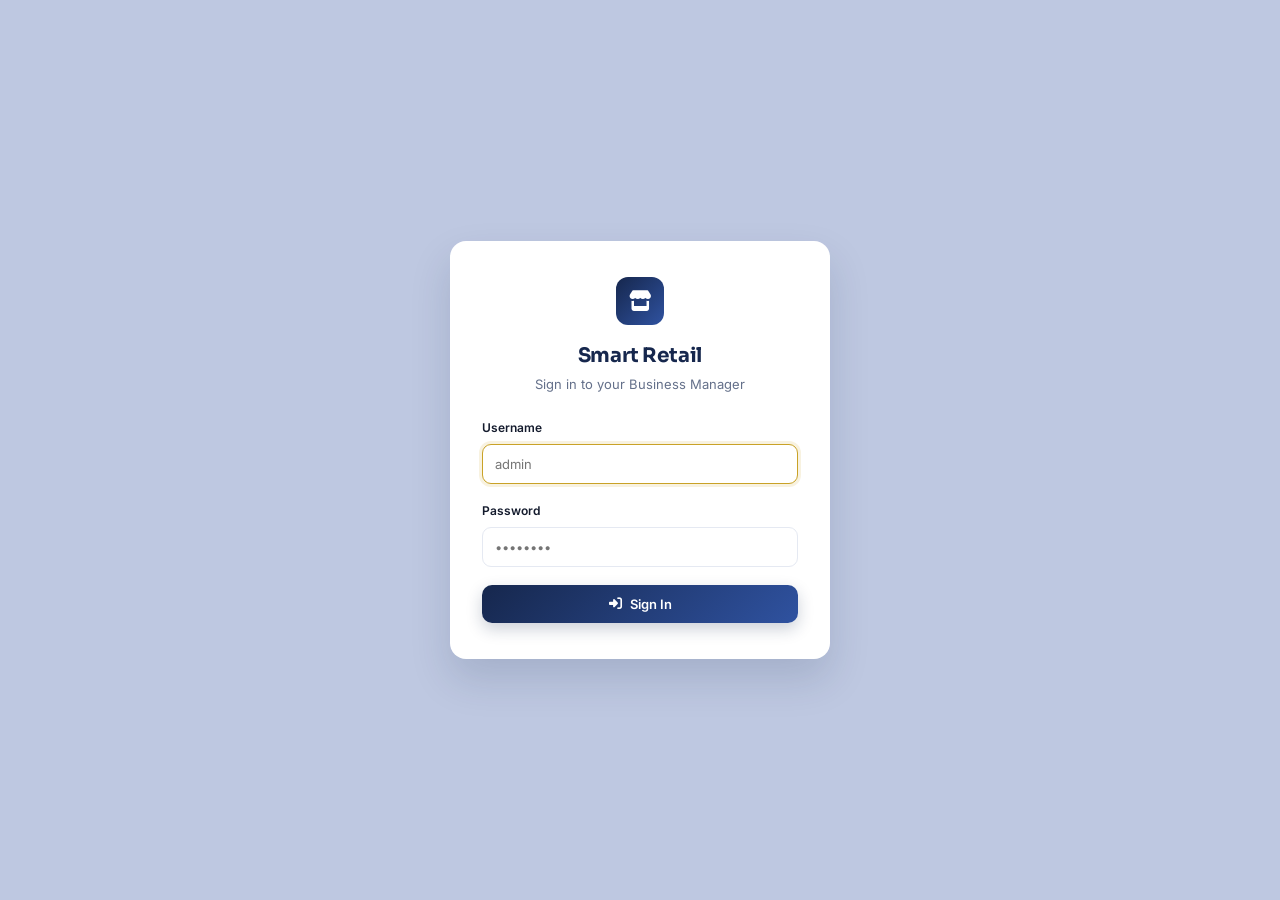
<file: index.html>
<!DOCTYPE html>
<html lang="en">
<head>
    <meta charset="UTF-8">
    <meta http-equiv="refresh" content="0; url=dashboard.html">
    <title>Smart Retail Business Manager</title>
</head>
<body>
    <p>Redirecting to <a href="dashboard.html">Dashboard</a>...</p>
    <script>window.location.replace("dashboard.html");</script>
</body>
</html>
</file>
<file: css/base.css>
/* ==========================================
   SMART RETAIL BUSINESS MANAGER
   Design system: deep navy + antique gold
   Display: Sora  |  Body: Inter  |  Data: JetBrains Mono
   ========================================== */

@import url('https://fonts.googleapis.com/css2?family=Sora:wght@500;600;700;800&family=Inter:wght@400;500;600;700&family=JetBrains+Mono:wght@500;600;700&display=swap');

:root {

    /* --- Brand --- */
    --primary: #16274D;
    --primary-dark: #0A1730;
    --primary-light: #EEF2FA;
    --primary-bright: #2F52A0;

    /* --- Signature accent (antique gold) --- */
    --accent: #C9A227;
    --accent-dark: #A9840F;
    --accent-light: #FBF3DA;

    /* --- Surfaces --- */
    --background: #bec8e1;
    
    --card: #FFFFFF;

    /* --- Text --- */
    --text: #141B2D;
    --text-light: #64708A;
    --text-faint: #99A2B8;

    /* --- Structure --- */
    --border: #E5E9F2;
    --border-soft: #EFF2F8;

    /* --- Status --- */
    --success: #1B9C6E;
    --success-light: #E4F7EF;
    --danger: #E2483F;
    --danger-light: #FCEAE8;
    --warning: #DA9A0B;
    --warning-light: #FBF1DA;
    --info: #2D6CDF;
    --info-light: #E9F0FE;

    /* --- Elevation --- */
    --shadow-sm: 0 1px 2px rgba(20, 27, 45, 0.04);
    --shadow: 0 8px 24px rgba(20, 27, 45, 0.06), 0 1px 2px rgba(20, 27, 45, 0.04);
    --shadow-lg: 0 20px 45px rgba(20, 27, 45, 0.12);
    --shadow-gold: 0 10px 25px rgba(201, 162, 39, 0.25);

    /* --- Radius --- */
    --r-sm: 8px;
    --r-md: 12px;
    --r-lg: 16px;
    --r-xl: 20px;

    /* legacy aliases kept for compatibility with older markup/JS references */
    --success: #1B9C6E;
    --green: #1B9C6E;
    --green-light: #E4F7EF;
    --red: #E2483F;
    --red-light: #FCEAE8;
    --orange: #DA9A0B;
    --orange-light: #FBF1DA;
    --blue: #2D6CDF;
    --blue-light: #E9F0FE;
    --shadow: 0 8px 24px rgba(20, 27, 45, 0.06), 0 1px 2px rgba(20, 27, 45, 0.04);

}

/* ==========================================
   RESET
   ========================================== */

* {
    margin: 0;
    padding: 0;
    box-sizing: border-box;
}

::selection {
    background: var(--accent-light);
    color: var(--primary-dark);
}

html {
    scroll-behavior: smooth;
}

body {

    font-family: 'Inter', Arial, Helvetica, sans-serif;
    font-size: 14px;
    line-height: 1.5;

    background:
        radial-gradient(circle at 0% 0%, #F8F5EA 0%, transparent 42%),
        var(--background);

    color: var(--text);

    -webkit-font-smoothing: antialiased;

}

h1, h2, h3 {
    font-family: 'Sora', 'Inter', sans-serif;
    letter-spacing: -0.01em;
    color: var(--primary);
}

/* numeric emphasis wherever big figures appear */
.stat-card h2,
.mini-card strong,
.report-card strong,
.profit-circle strong,
.profit-info strong,
.stock-number,
.break-number strong,
.break-result strong,
.total-box strong,
.grand-total strong,
td strong,
#page-title {
    font-family: 'JetBrains Mono', 'Sora', monospace;
    letter-spacing: -0.02em;
}

/* thin custom scrollbar */
::-webkit-scrollbar {
    width: 9px;
    height: 9px;
}
::-webkit-scrollbar-track {
    background: transparent;
}
::-webkit-scrollbar-thumb {
    background: #D3D9E6;
    border-radius: 10px;
}
::-webkit-scrollbar-thumb:hover {
    background: var(--accent);
}

:focus-visible {
    outline: 2px solid var(--accent);
    outline-offset: 2px;
    border-radius: 4px;
}
</file>
<file: css/layout.css>
/* ==========================================
   SIDEBAR
   ========================================== */

.sidebar {

    width: 262px;
    height: 100vh;

    position: fixed;
    left: 0;
    top: 0;

    background:
        linear-gradient(190deg, #0A1730 0%, #16274D 48%, #1C2F58 100%);

    color: white;

    padding: 26px 16px;

    display: flex;
    flex-direction: column;

    z-index: 1000;

    box-shadow: 6px 0 30px rgba(10, 23, 48, 0.18);

}

/* fine gold hairline down the outer edge — the sidebar's signature seam */
.sidebar::after {
    content: "";
    position: absolute;
    top: 0;
    right: 0;
    width: 1px;
    height: 100%;
    background: linear-gradient(180deg, transparent, rgba(201,162,39,0.55), transparent);
}


.logo {

    display: flex;
    align-items: center;
    gap: 13px;

    padding: 4px 8px 20px;
    margin-bottom: 18px;

    border-bottom: 1px solid rgba(255,255,255,0.09);

}


.logo-icon {

    width: 44px;
    height: 44px;

    border-radius: 12px;

    background: rgba(255,255,255,0.08);
    border: 1px solid rgba(201,162,39,0.55);

    display: flex;
    justify-content: center;
    align-items: center;

    font-size: 18px;
    color: var(--accent);

}


.logo h2 {

    font-family: 'Sora', sans-serif;
    font-size: 16.5px;
    font-weight: 700;
    color: #ffffff;
    letter-spacing: -0.01em;

}


.logo span {

    font-size: 10px;
    letter-spacing: 0.06em;
    text-transform: uppercase;
    color: var(--accent);

}


.menu-title {

    font-size: 10px;
    font-weight: 600;
    letter-spacing: 0.11em;
    text-transform: uppercase;

    color: #6E80AC;

    margin: 22px 12px 9px;

}


.nav-link {

    display: flex;
    align-items: center;
    gap: 13px;

    padding: 11px 14px;

    color: #C4CEE6;
    text-decoration: none;

    border-radius: 10px;
    border-left: 3px solid transparent;

    margin-bottom: 3px;

    transition: background 0.2s ease, color 0.2s ease, border-color 0.2s ease;

    font-size: 13.5px;
    font-weight: 500;

}


.nav-link i {
    width: 18px;
    font-size: 13px;
    text-align: center;
}


.nav-link:hover {

    background: rgba(255,255,255,0.06);
    color: white;

}

.nav-link.active {

    background: rgba(201,162,39,0.14);
    color: #ffffff;
    border-left: 3px solid var(--accent);

}

.nav-link.active i {
    color: var(--accent);
}


.sidebar-bottom {
    margin-top: auto;
}


.help-box {

    background: rgba(255,255,255,0.06);
    border: 1px solid rgba(201,162,39,0.22);

    padding: 14px;
    border-radius: 12px;

    display: flex;
    gap: 10px;

    margin-bottom: 16px;

}


.help-box > i {
    color: var(--accent);
    margin-top: 1px;
}


.help-box strong {
    font-size: 12px;
    color: #fff;
}


.help-box p {

    font-size: 10.5px;
    color: #A9B6D6;
    margin-top: 4px;
    line-height: 1.5;

}


.user-profile {

    display: flex;
    align-items: center;
    gap: 10px;

    border-top: 1px solid rgba(255,255,255,0.1);
    padding-top: 16px;

    cursor: pointer;

}


.avatar,
.header-avatar {

    width: 37px;
    height: 37px;

    border-radius: 50%;

    background: linear-gradient(145deg, var(--accent), #E7C158);
    color: var(--primary-dark);

    display: flex;
    justify-content: center;
    align-items: center;

    font-weight: 700;
    font-family: 'Sora', sans-serif;
    font-size: 14px;

    box-shadow: 0 3px 10px rgba(201,162,39,0.35);

}


.user-profile strong {
    font-size: 12.5px;
    display: block;
    color: #fff;
}


.user-profile small {
    color: #8494BB;
    font-size: 10.5px;
}


/* ==========================================
   MAIN
   ========================================== */

.main-content {
    margin-left: 262px;
    min-height: 100vh;
    padding: 0 32px 44px;
}


/* ==========================================
   HEADER
   ========================================== */

.top-header {

    height: 86px;

    display: flex;
    align-items: center;
    justify-content: space-between;

    border-bottom: 1px solid var(--border);
    margin-bottom: 28px;

}


.page-heading h1 {
    font-size: 24px;
    font-weight: 700;
}


.page-heading p {
    color: var(--text-light);
    font-size: 12.5px;
    margin-top: 4px;
}


.header-right {
    display: flex;
    align-items: center;
    gap: 14px;
}


.search-box {

    background: var(--card);
    border: 1px solid var(--border);
    border-radius: 10px;

    padding: 9px 13px;

    display: flex;
    align-items: center;
    gap: 9px;

    width: 230px;

    transition: border-color 0.2s ease, box-shadow 0.2s ease;

}

.search-box:focus-within {
    border-color: var(--accent);
    box-shadow: 0 0 0 3px rgba(201,162,39,0.12);
}


.search-box i {
    color: var(--text-faint);
    font-size: 12.5px;
}


.search-box input {
    border: none;
    outline: none;
    width: 100%;
    font-family: inherit;
    font-size: 13px;
    background: transparent;
}


.notification-btn {

    border: 1px solid var(--border);
    background: var(--card);

    width: 38px;
    height: 38px;

    border-radius: 10px;

    position: relative;

    cursor: pointer;
    color: var(--text-light);

    transition: border-color 0.2s ease, color 0.2s ease;

}

.notification-btn:hover {
    border-color: var(--accent);
    color: var(--primary);
}


.notification-btn span {

    position: absolute;
    top: -5px;
    right: -5px;

    background: var(--danger);
    color: white;

    font-size: 9px;
    font-weight: 700;

    width: 16px;
    height: 16px;

    border-radius: 50%;

    display: flex;
    justify-content: center;
    align-items: center;

    box-shadow: 0 0 0 2px var(--background);

}


.mobile-menu {
    display: none;
}


/* ==========================================
   PAGES
   ========================================== */

/* Each HTML file now only contains its own single page,
   so it should always be visible (no more show/hide toggling
   between pages like the old single-page version). */
.page {
    display: block;
    animation: pageFade 0.35s ease;
}

@keyframes pageFade {
    from { opacity: 0; transform: translateY(6px); }
    to   { opacity: 1; transform: translateY(0); }
}


.welcome-section,
.section-header {

    display: flex;
    justify-content: space-between;
    align-items: center;

    margin-bottom: 26px;

}


.welcome-section h2,
.section-header h2 {
    font-size: 21px;
    font-weight: 700;
}


.welcome-section p,
.section-header p {
    color: var(--text-light);
    font-size: 12.5px;
    margin-top: 5px;
}



/* ==========================================
   RESPONSIVE
   ========================================== */

@media(max-width:1100px) {

    .stats-grid { grid-template-columns: repeat(2,1fr); }
    .category-grid { grid-template-columns: repeat(2,1fr); }
    .supplier-grid { grid-template-columns: repeat(2,1fr); }
    .report-cards { grid-template-columns: repeat(2,1fr); }

}


@media(max-width:850px) {

    .sidebar {
        transform: translateX(-100%);
        transition: transform 0.3s ease;
    }

    .sidebar.mobile-open {
        transform: translateX(0);
    }

    .main-content {
        margin-left: 0;
        padding: 0 18px 30px;
    }

    .mobile-menu {
        display: block;
        font-size: 19px;
        margin-right: 15px;
        color: var(--primary);
        cursor: pointer;
    }

    .top-header {
        justify-content: flex-start;
    }

    .header-right {
        margin-left: auto;
    }

    .search-box {
        display: none;
    }

    .dashboard-grid,
    .transaction-layout {
        grid-template-columns: 1fr;
    }

    .settings-layout {
        grid-template-columns: 1fr;
    }

    .break-form {
        grid-template-columns: 1fr;
    }

}


@media(max-width:600px) {

    .stats-grid,
    .summary-grid,
    .category-grid,
    .supplier-grid,
    .report-cards {
        grid-template-columns: 1fr;
    }

    .welcome-section,
    .section-header {
        align-items: flex-start;
        gap: 15px;
        flex-direction: column;
    }

    .form-row {
        grid-template-columns: 1fr;
    }

    .top-header {
        height: 76px;
    }

    .page-heading h1 {
        font-size: 19px;
    }

}

@media (prefers-reduced-motion: reduce) {
    *, *::before, *::after {
        animation-duration: 0.001ms !important;
        transition-duration: 0.001ms !important;
    }
}
</file>
<file: css/components.css>
/* ==========================================
   BUTTONS
   ========================================== */

.primary-btn {

    background: linear-gradient(135deg, var(--primary), var(--primary-bright));
    color: white;

    border: none;
    padding: 11px 18px;

    border-radius: 10px;

    cursor: pointer;
    font-weight: 600;
    font-size: 13px;
    font-family: 'Inter', sans-serif;

    display: inline-flex;
    align-items: center;
    gap: 8px;

    transition: transform 0.2s ease, box-shadow 0.2s ease, background 0.2s ease;

    box-shadow: 0 6px 16px rgba(22,39,77,0.22);

}


.primary-btn:hover {
    transform: translateY(-2px);
    box-shadow: 0 10px 22px rgba(22,39,77,0.3);
}

.primary-btn:active {
    transform: translateY(0);
}


.outline-btn {

    background: var(--card);
    color: var(--primary);

    border: 1px solid var(--border);
    padding: 10px 16px;

    border-radius: 9px;
    cursor: pointer;
    font-weight: 600;
    font-size: 13px;
    font-family: 'Inter', sans-serif;

    transition: border-color 0.2s ease, color 0.2s ease, background 0.2s ease;

}

.outline-btn:hover {
    border-color: var(--accent);
    color: var(--accent-dark);
    background: var(--accent-light);
}


.text-btn {

    border: none;
    background: transparent;
    color: var(--primary-bright);
    cursor: pointer;
    font-weight: 600;
    font-size: 12.5px;
    transition: color 0.2s ease;

}

.text-btn:hover {
    color: var(--accent-dark);
}


.full-btn {
    width: 100%;
    justify-content: center;
}



/* ==========================================
   STAT CARDS
   ========================================== */

.stats-grid {
    display: grid;
    grid-template-columns: repeat(4, 1fr);
    gap: 18px;
    margin-bottom: 22px;
}


.stat-card {

    background: var(--card);
    border: 1px solid var(--border);
    border-radius: var(--r-lg);

    padding: 21px;

    display: flex;
    gap: 15px;
    align-items: center;

    box-shadow: var(--shadow);

    position: relative;
    overflow: hidden;

    transition: transform 0.25s ease, box-shadow 0.25s ease;

}

.stat-card::before {
    content: "";
    position: absolute;
    left: 0; top: 0; bottom: 0;
    width: 3px;
    background: var(--accent);
    opacity: 0;
    transition: opacity 0.25s ease;
}

.stat-card:hover {
    transform: translateY(-3px);
    box-shadow: var(--shadow-lg);
}

.stat-card:hover::before {
    opacity: 1;
}


.stat-icon {

    width: 48px;
    height: 48px;

    border-radius: 12px;

    display: flex;
    align-items: center;
    justify-content: center;

    font-size: 18px;
    flex-shrink: 0;

}


.stat-icon.purple {
    background: var(--primary-light);
    color: var(--primary);
}


.stat-icon.green {
    background: var(--success-light);
    color: var(--success);
}


.stat-icon.blue {
    background: var(--info-light);
    color: var(--info);
}


.stat-icon.orange {
    background: var(--accent-light);
    color: var(--accent-dark);
}


.stat-card span {
    font-size: 11.5px;
    color: var(--text-light);
    font-weight: 500;
}


.stat-card h2 {
    font-size: 21px;
    font-weight: 700;
    margin: 5px 0;
    color: var(--text);
}


.stat-card small {
    font-size: 10.5px;
    color: var(--text-faint);
    font-family: 'Inter', sans-serif;
}


.positive {
    color: var(--success) !important;
}


.danger {
    color: var(--danger) !important;
}



/* ==========================================
   TABLE
   ========================================== */

.table-card {

    background: var(--card);
    border: 1px solid var(--border);
    border-radius: var(--r-lg);

    padding: 24px;
    margin-top: 20px;

    box-shadow: var(--shadow);

}


.table-top {

    display: flex;
    justify-content: space-between;
    align-items: center;

    margin-bottom: 19px;

}


.table-top h3 {
    font-size: 15.5px;
    font-weight: 700;
}


.table-search {

    border: 1px solid var(--border);
    padding: 8px 11px;
    border-radius: 9px;

    display: flex;
    align-items: center;
    gap: 8px;

    transition: border-color 0.2s ease;

}

.table-search:focus-within {
    border-color: var(--accent);
}


.table-search i {
    color: var(--text-faint);
    font-size: 12px;
}


.table-search input {
    border: none;
    outline: none;
    font-family: inherit;
    font-size: 12.5px;
    background: transparent;
}


.table-wrapper {
    overflow-x: auto;
}


table {
    width: 100%;
    border-collapse: collapse;
}


th {

    background: var(--primary-light);
    color: var(--primary);

    text-align: left;
    font-size: 10.5px;
    font-weight: 700;
    letter-spacing: 0.04em;
    text-transform: uppercase;

    padding: 13px 14px;

}

th:first-child { border-radius: 8px 0 0 8px; }
th:last-child { border-radius: 0 8px 8px 0; }


td {
    padding: 14px;
    border-bottom: 1px solid var(--border-soft);
    font-size: 12.5px;
    color: var(--text);
}


tr:last-child td {
    border-bottom: none;
}


tr:hover td {
    background: #FAFBFD;
}


.status {

    display: inline-block;
    padding: 5px 10px;
    border-radius: 20px;
    font-size: 10px;
    font-weight: 700;
    letter-spacing: 0.02em;

}


.status.good {
    background: var(--success-light);
    color: var(--success);
}


.status.low {
    background: var(--danger-light);
    color: var(--danger);
}


.action-btn {

    border: none;
    background: var(--danger-light);
    color: var(--danger);

    width: 30px;
    height: 30px;

    border-radius: 8px;
    cursor: pointer;

    transition: background 0.2s ease, transform 0.2s ease;

}

.action-btn:hover {
    background: var(--danger);
    color: white;
    transform: translateY(-1px);
}


/* ==========================================
   FORM
   ========================================== */

.transaction-layout {
    display: grid;
    grid-template-columns: 2fr 1fr;
    gap: 20px;
}


.form-card,
.info-card,
.sale-help {

    background: var(--card);
    border: 1px solid var(--border);
    border-radius: var(--r-lg);

    padding: 26px;

    box-shadow: var(--shadow);

}


.form-card h3 {
    margin-bottom: 22px;
    font-size: 16px;
    font-weight: 700;
}


.form-group {
    margin-bottom: 18px;
}


.form-group label {

    display: block;
    font-size: 12px;
    font-weight: 600;
    color: var(--text);
    margin-bottom: 7px;

}


.form-group input,
.form-group select,
.form-group textarea {

    width: 100%;
    padding: 11px 12px;

    border: 1px solid var(--border);
    border-radius: 9px;

    outline: none;
    font-family: inherit;
    font-size: 13px;
    color: var(--text);

    background: var(--card);

    transition: border-color 0.2s ease, box-shadow 0.2s ease;

}


.form-group input:focus,
.form-group select:focus,
.form-group textarea:focus {

    border-color: var(--accent);

    box-shadow: 0 0 0 3px rgba(201,162,39,0.14);

}

.form-group textarea {
    resize: vertical;
    line-height: 1.5;
}


.form-row {
    display: grid;
    grid-template-columns: 1fr 1fr;
    gap: 15px;
}


.total-box {

    background: var(--primary-light);
    padding: 16px;
    border-radius: 11px;

    display: flex;
    justify-content: space-between;
    align-items: center;

    margin-bottom: 18px;

}


.total-box span {
    font-size: 12px;
    color: var(--text);
}


.total-box strong {
    color: var(--primary);
    font-size: 16px;
}



/* ==========================================
   MODAL
   ========================================== */

.modal {

    position: fixed;
    inset: 0;

    background: rgba(10, 16, 32, 0.55);
    backdrop-filter: blur(3px);

    display: none;
    justify-content: center;
    align-items: center;

    z-index: 2000;
    padding: 20px;

}


.modal.show {
    display: flex;
    animation: modalFade 0.2s ease;
}

@keyframes modalFade {
    from { opacity: 0; }
    to { opacity: 1; }
}


.modal-content {

    background: var(--card);
    width: 500px;
    max-width: 100%;

    border-radius: var(--r-xl);
    padding: 26px;

    box-shadow: 0 25px 70px rgba(6, 12, 28, 0.35);

    animation: modalRise 0.25s ease;

}

@keyframes modalRise {
    from { opacity: 0; transform: translateY(14px) scale(0.98); }
    to { opacity: 1; transform: translateY(0) scale(1); }
}


.small-modal {
    width: 400px;
}


.modal-header {

    display: flex;
    justify-content: space-between;
    align-items: flex-start;

    margin-bottom: 26px;

}


.modal-header h3 {
    font-size: 17.5px;
    font-weight: 700;
}


.modal-header p {
    color: var(--text-light);
    font-size: 11.5px;
    margin-top: 5px;
}


.close-modal {

    border: none;
    background: var(--primary-light);
    color: var(--primary);

    width: 32px;
    height: 32px;

    border-radius: 9px;
    font-size: 19px;
    line-height: 1;
    cursor: pointer;

    transition: background 0.2s ease, color 0.2s ease;

}

.close-modal:hover {
    background: var(--danger);
    color: white;
}


.modal-actions {

    display: flex;
    justify-content: flex-end;
    gap: 10px;
    margin-top: 22px;

}


/* ==========================================
   TOAST
   ========================================== */

.toast {

    position: fixed;
    right: 26px;
    bottom: 26px;

    background: var(--primary-dark);
    color: white;

    padding: 14px 20px;
    border-radius: 11px;

    font-size: 12.5px;
    font-weight: 500;

    z-index: 5000;

    box-shadow: 0 14px 34px rgba(10, 23, 48, 0.4);
    border-left: 3px solid var(--accent);

    animation: toastIn 0.3s ease;

}


@keyframes toastIn {
    from { transform: translateY(20px); opacity: 0; }
    to   { transform: translateY(0); opacity: 1; }
}
</file>
<file: css/dashboard.css>
/* ==========================================
   DASHBOARD GRID
   ========================================== */

.dashboard-grid {
    display: grid;
    grid-template-columns: 2fr 1fr;
    gap: 20px;
    margin-bottom: 20px;
}


.dashboard-card {

    background: var(--card);
    border: 1px solid var(--border);
    border-radius: var(--r-lg);

    padding: 24px;

    box-shadow: var(--shadow);

}


.card-header {

    display: flex;
    justify-content: space-between;
    align-items: center;

    margin-bottom: 22px;

}


.card-header h3 {
    font-size: 15.5px;
    font-weight: 700;
}


.card-header p {
    color: var(--text-light);
    font-size: 11px;
    margin-top: 4px;
}


.card-header select {

    border: 1px solid var(--border);
    background: var(--card);
    color: var(--text);

    padding: 8px 10px;
    border-radius: 8px;
    font-size: 12px;
    font-family: inherit;
    cursor: pointer;

}


/* ==========================================
   CHART
   ========================================== */

.chart-container {
    height: 250px;
}


.fake-chart {

    height: 100%;

    display: flex;
    align-items: end;

    padding: 20px 20px 30px;

    border-bottom: 1px solid var(--border);

}


.chart-bars {

    display: flex;
    align-items: end;
    justify-content: space-around;

    width: 100%;
    height: 90%;

}


.chart-bars div {

    width: 9%;

    background: linear-gradient(180deg, var(--primary-bright), var(--primary));

    border-radius: 7px 7px 0 0;

    position: relative;

    transition: opacity 0.2s ease, transform 0.2s ease;

}

.chart-bars div:hover {
    opacity: 0.85;
    transform: scaleY(1.02);
}

.chart-bars div:nth-child(6) {
    background: linear-gradient(180deg, var(--accent), var(--accent-dark));
}


.chart-bars span {

    position: absolute;
    top: 112%;
    left: 50%;
    transform: translateX(-50%);

    font-size: 10px;
    color: var(--text-light);
    font-family: 'Inter', sans-serif;

}


/* ==========================================
   PROFIT CIRCLE
   ========================================== */

.profit-circle {

    width: 168px;
    height: 168px;

    border-radius: 50%;

    margin: 12px auto 22px;

    background: conic-gradient(var(--accent) 0deg, var(--accent) 100deg, var(--primary-light) 100deg, var(--primary-light) 360deg);

    display: flex;
    justify-content: center;
    align-items: center;

    position: relative;

    box-shadow: var(--shadow-sm);

}


.profit-circle > div {

    width: 122px;
    height: 122px;

    background: var(--card);

    border-radius: 50%;

    display: flex;
    flex-direction: column;
    justify-content: center;
    align-items: center;

    box-shadow: inset 0 0 0 1px var(--border-soft);

}


.profit-circle strong {
    font-size: 24px;
    font-weight: 700;
    color: var(--primary);
}


.profit-circle span {
    font-size: 10px;
    color: var(--text-light);
    font-family: 'Inter', sans-serif;
}


.profit-info {
    display: flex;
    justify-content: space-around;
    text-align: center;
}


.profit-info span {
    display: block;
    color: var(--text-light);
    font-size: 10px;
    margin-bottom: 3px;
}


.profit-info strong {
    font-size: 14px;
    font-weight: 700;
    color: var(--text);
}


/* ==========================================
   LOW STOCK
   ========================================== */

.stock-item {

    display: flex;
    align-items: center;
    justify-content: space-between;

    padding: 13px 0;
    border-bottom: 1px solid var(--border-soft);

}

.stock-item:last-child {
    border-bottom: none;
}


.stock-product {
    display: flex;
    align-items: center;
    gap: 11px;
}


.product-mini-icon {

    width: 36px;
    height: 36px;

    border-radius: 9px;

    background: var(--primary-light);
    color: var(--primary);

    display: flex;
    align-items: center;
    justify-content: center;
    font-size: 13px;

}


.stock-product strong {
    display: block;
    font-size: 12.5px;
    font-weight: 600;
}


.stock-product span {
    font-size: 10.5px;
    color: var(--text-light);
}


.stock-number {

    color: var(--danger);
    background: var(--danger-light);

    font-weight: 700;
    font-size: 11px;

    padding: 4px 9px;
    border-radius: 20px;

}


/* ==========================================
   BREAK EVEN
   ========================================== */

.break-even {
    padding-top: 10px;
}


.break-number {

    display: flex;
    justify-content: space-between;
    align-items: center;

    margin-bottom: 20px;

}


.break-number span {
    color: var(--text-light);
    font-size: 11px;
}


.break-number strong {
    color: var(--primary);
    font-size: 19px;
    font-weight: 700;
}


.progress {

    height: 9px;

    background: var(--primary-light);

    border-radius: 10px;
    overflow: hidden;

}


.progress-bar {

    height: 100%;
    width: 0%;

    background: linear-gradient(90deg, var(--primary-bright), var(--accent));

    border-radius: 10px;

    transition: width 0.5s ease;

}


.break-even p {
    font-size: 11px;
    color: var(--text-light);
    margin-top: 11px;
    line-height: 1.6;
}
</file>
<file: css/pages.css>
/* ==========================================
   SALE SUMMARY
   ========================================== */

.sale-summary {

    background: var(--background);
    border: 1px solid var(--border-soft);
    padding: 16px;
    border-radius: 11px;
    margin-bottom: 19px;

}


.sale-summary > div {

    display: flex;
    justify-content: space-between;
    padding: 7px 0;
    font-size: 12.5px;
    color: var(--text-light);

}


.grand-total {

    border-top: 1px dashed var(--border);
    margin-top: 8px;
    padding-top: 14px !important;

}

.grand-total span {
    color: var(--text);
    font-weight: 600;
}


.grand-total strong {
    color: var(--primary);
    font-size: 18px;
}


/* ==========================================
   INFO CARD
   ========================================== */

.info-icon,
.sale-help-icon {

    width: 50px;
    height: 50px;

    background: var(--primary-light);
    color: var(--primary);

    border-radius: 13px;

    display: flex;
    align-items: center;
    justify-content: center;

    font-size: 19px;
    margin-bottom: 19px;

}


.info-card h3,
.sale-help h3 {
    margin-bottom: 10px;
    font-size: 16px;
    font-weight: 700;
}


.info-card p,
.sale-help p {
    color: var(--text-light);
    font-size: 12.5px;
    line-height: 1.7;
}


.info-list {
    margin-top: 26px;
}


.info-list div {

    font-size: 11.5px;
    margin-bottom: 14px;
    color: var(--text-light);

    display: flex;
    align-items: center;

}


.info-list i {
    color: var(--success);
    margin-right: 9px;
    font-size: 12px;
}


.profit-preview {

    background: linear-gradient(135deg, var(--success-light), #F3FBF7);
    border: 1px solid rgba(27,156,110,0.18);
    padding: 19px;
    border-radius: 11px;
    margin-top: 26px;

}


.profit-preview span {
    font-size: 11px;
    color: var(--success);
    font-weight: 600;
}


.profit-preview strong {
    display: block;
    color: var(--success);
    font-size: 22px;
    margin-top: 6px;
}


/* ==========================================
   SUMMARY
   ========================================== */

.summary-grid {
    display: grid;
    grid-template-columns: repeat(3, 1fr);
    gap: 18px;
}


.mini-card {

    background: var(--card);
    border: 1px solid var(--border);
    border-radius: var(--r-md);
    padding: 19px;
    box-shadow: var(--shadow);

}


.mini-card span {
    display: block;
    color: var(--text-light);
    font-size: 11px;
    font-weight: 500;
}


.mini-card strong {
    font-size: 24px;
    margin-top: 6px;
    display: block;
    color: var(--text);
}


.warning-mini strong {
    color: var(--danger);
}


/* ==========================================
   CATEGORIES
   ========================================== */

.category-grid {
    display: grid;
    grid-template-columns: repeat(4, 1fr);
    gap: 18px;
}


.category-card {

    background: var(--card);
    border: 1px solid var(--border);
    border-radius: var(--r-lg);
    padding: 23px;
    box-shadow: var(--shadow);
    transition: transform 0.25s ease, box-shadow 0.25s ease, border-color 0.25s ease;

}


.category-card:hover {
    transform: translateY(-4px);
    box-shadow: var(--shadow-lg);
    border-color: rgba(201,162,39,0.4);
}


.category-icon {

    width: 44px;
    height: 44px;

    background: var(--primary-light);
    color: var(--primary);

    border-radius: 11px;

    display: flex;
    align-items: center;
    justify-content: center;

    margin-bottom: 16px;
    font-size: 16px;

}


.category-card h3 {
    font-size: 14.5px;
    font-weight: 700;
}


.category-card p {
    font-size: 11px;
    color: var(--text-light);
    margin-top: 5px;
}


/* ==========================================
   SUPPLIERS
   ========================================== */

.supplier-grid {
    display: grid;
    grid-template-columns: repeat(3, 1fr);
    gap: 18px;
}


.supplier-card {

    background: var(--card);
    border: 1px solid var(--border);
    border-radius: var(--r-lg);
    padding: 21px;
    box-shadow: var(--shadow);
    transition: transform 0.25s ease, box-shadow 0.25s ease;

}

.supplier-card:hover {
    transform: translateY(-3px);
    box-shadow: var(--shadow-lg);
}


.supplier-top {

    display: flex;
    gap: 12px;
    align-items: center;
    margin-bottom: 19px;

}


.supplier-avatar {

    width: 44px;
    height: 44px;

    border-radius: 12px;

    background: linear-gradient(145deg, var(--primary), var(--primary-bright));
    color: white;

    display: flex;
    justify-content: center;
    align-items: center;
    font-weight: 700;
    font-family: 'Sora', sans-serif;

}


.supplier-card h3 {
    font-size: 14px;
    font-weight: 700;
}


.supplier-card span {
    font-size: 10px;
    color: var(--text-light);
}


.supplier-info {
    border-top: 1px solid var(--border-soft);
    padding-top: 16px;
}


.supplier-info p {

    font-size: 11.5px;
    margin-bottom: 10px;
    color: var(--text-light);

    display: flex;
    align-items: center;
    gap: 8px;

}

.supplier-info i {
    color: var(--accent-dark);
    width: 14px;
}


/* ==========================================
   REPORTS
   ========================================== */

.report-cards {
    display: grid;
    grid-template-columns: repeat(4, 1fr);
    gap: 18px;
}


.report-card {

    background: var(--card);
    border: 1px solid var(--border);
    border-radius: var(--r-lg);
    padding: 21px;
    box-shadow: var(--shadow);

}


.report-card i {
    font-size: 19px;
    color: var(--accent-dark);
    margin-bottom: 15px;
}


.report-card span {
    display: block;
    color: var(--text-light);
    font-size: 11px;
}


.report-card strong {
    display: block;
    margin-top: 7px;
    font-size: 21px;
    color: var(--text);
}


.financial-list > div {

    display: flex;
    justify-content: space-between;
    padding: 14px 0;
    border-bottom: 1px solid var(--border-soft);
    font-size: 12.5px;
    color: var(--text-light);

}

.financial-list > div:last-child {
    border-bottom: none;
}


.profit-row strong {
    color: var(--success);
}


.break-form {
    display: grid;
    grid-template-columns: repeat(3, 1fr);
    gap: 12px;
}


.break-result {

    grid-column: 1 / -1;

    background: linear-gradient(135deg, var(--primary-light), #F7F0DC);
    padding: 19px;
    border-radius: 11px;

    display: flex;
    justify-content: space-between;
    align-items: center;

}


.break-result strong {
    color: var(--primary);
    font-size: 17px;
}


/* ==========================================
   SETTINGS
   ========================================== */

.settings-layout {
    display: grid;
    grid-template-columns: 240px 1fr;
    gap: 20px;
}


.settings-menu {

    background: var(--card);
    padding: 10px;
    border-radius: var(--r-lg);
    border: 1px solid var(--border);
    height: fit-content;
    box-shadow: var(--shadow);

}


.setting-tab {

    width: 100%;
    border: none;
    background: transparent;

    padding: 13px;
    text-align: left;
    border-radius: 9px;

    cursor: pointer;
    font-size: 12.5px;
    font-weight: 500;
    color: var(--text-light);

    margin-bottom: 4px;

    transition: background 0.2s ease, color 0.2s ease;

}


.setting-tab i {
    width: 25px;
}


.setting-tab:hover,
.setting-tab.active {
    background: var(--primary-light);
    color: var(--primary);
}


.settings-content {

    background: var(--card);
    border: 1px solid var(--border);
    border-radius: var(--r-lg);
    padding: 26px;
    box-shadow: var(--shadow);

}


.settings-content h3 {
    font-size: 17px;
    font-weight: 700;
}


.settings-description {
    color: var(--text-light);
    font-size: 11.5px;
    margin: 5px 0 26px;
}
</file>
